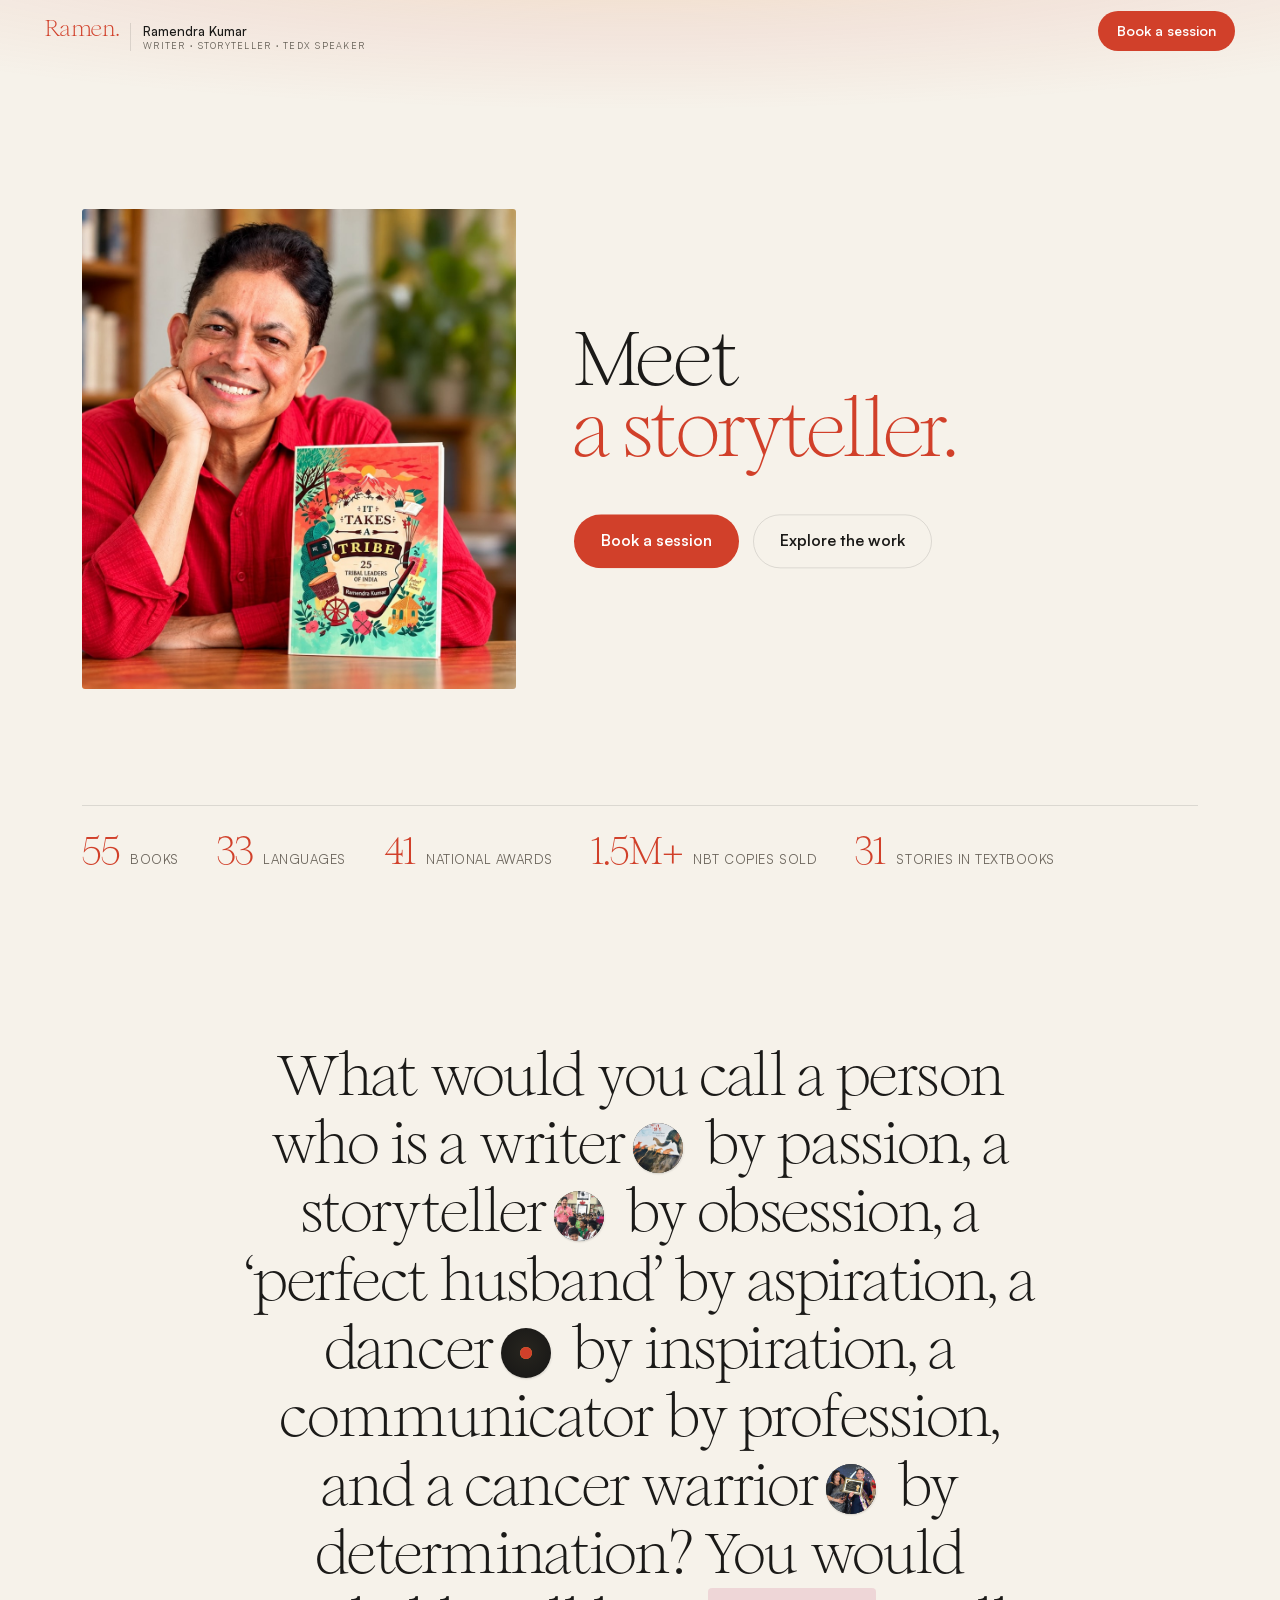
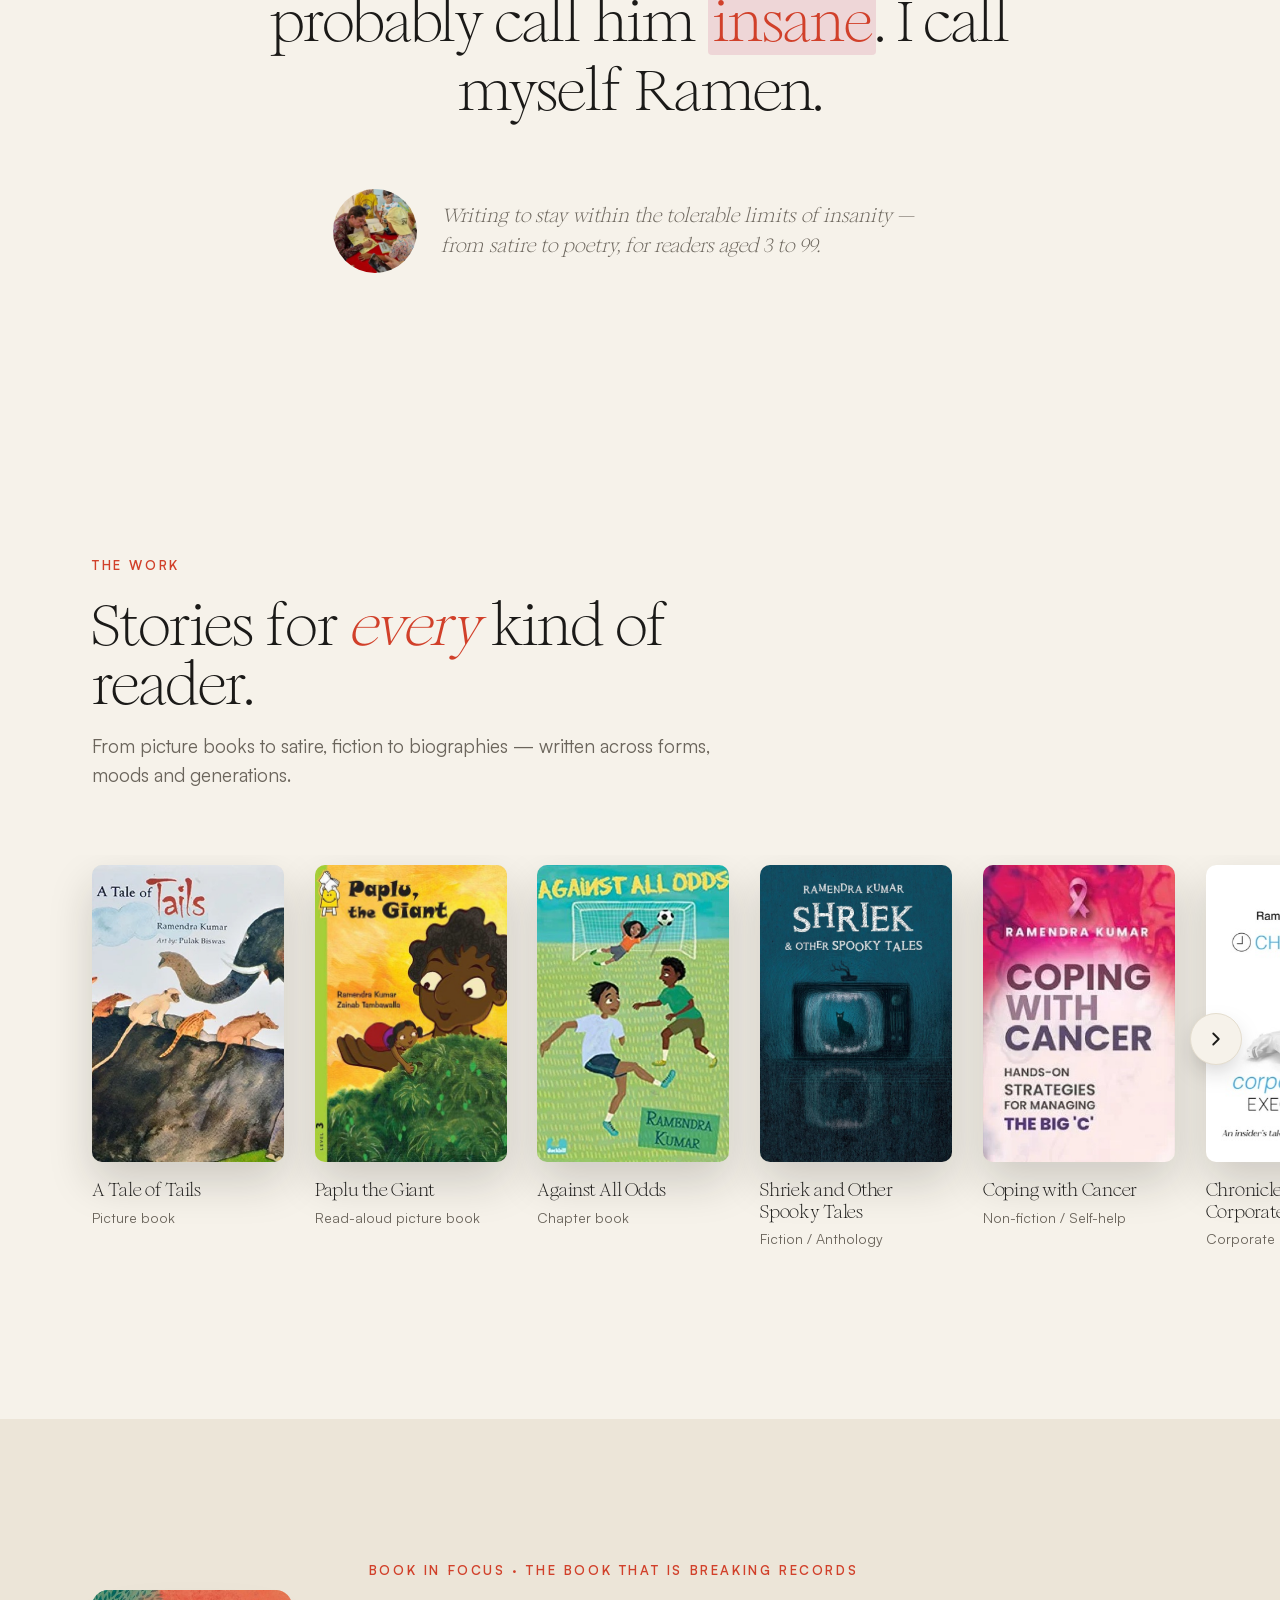
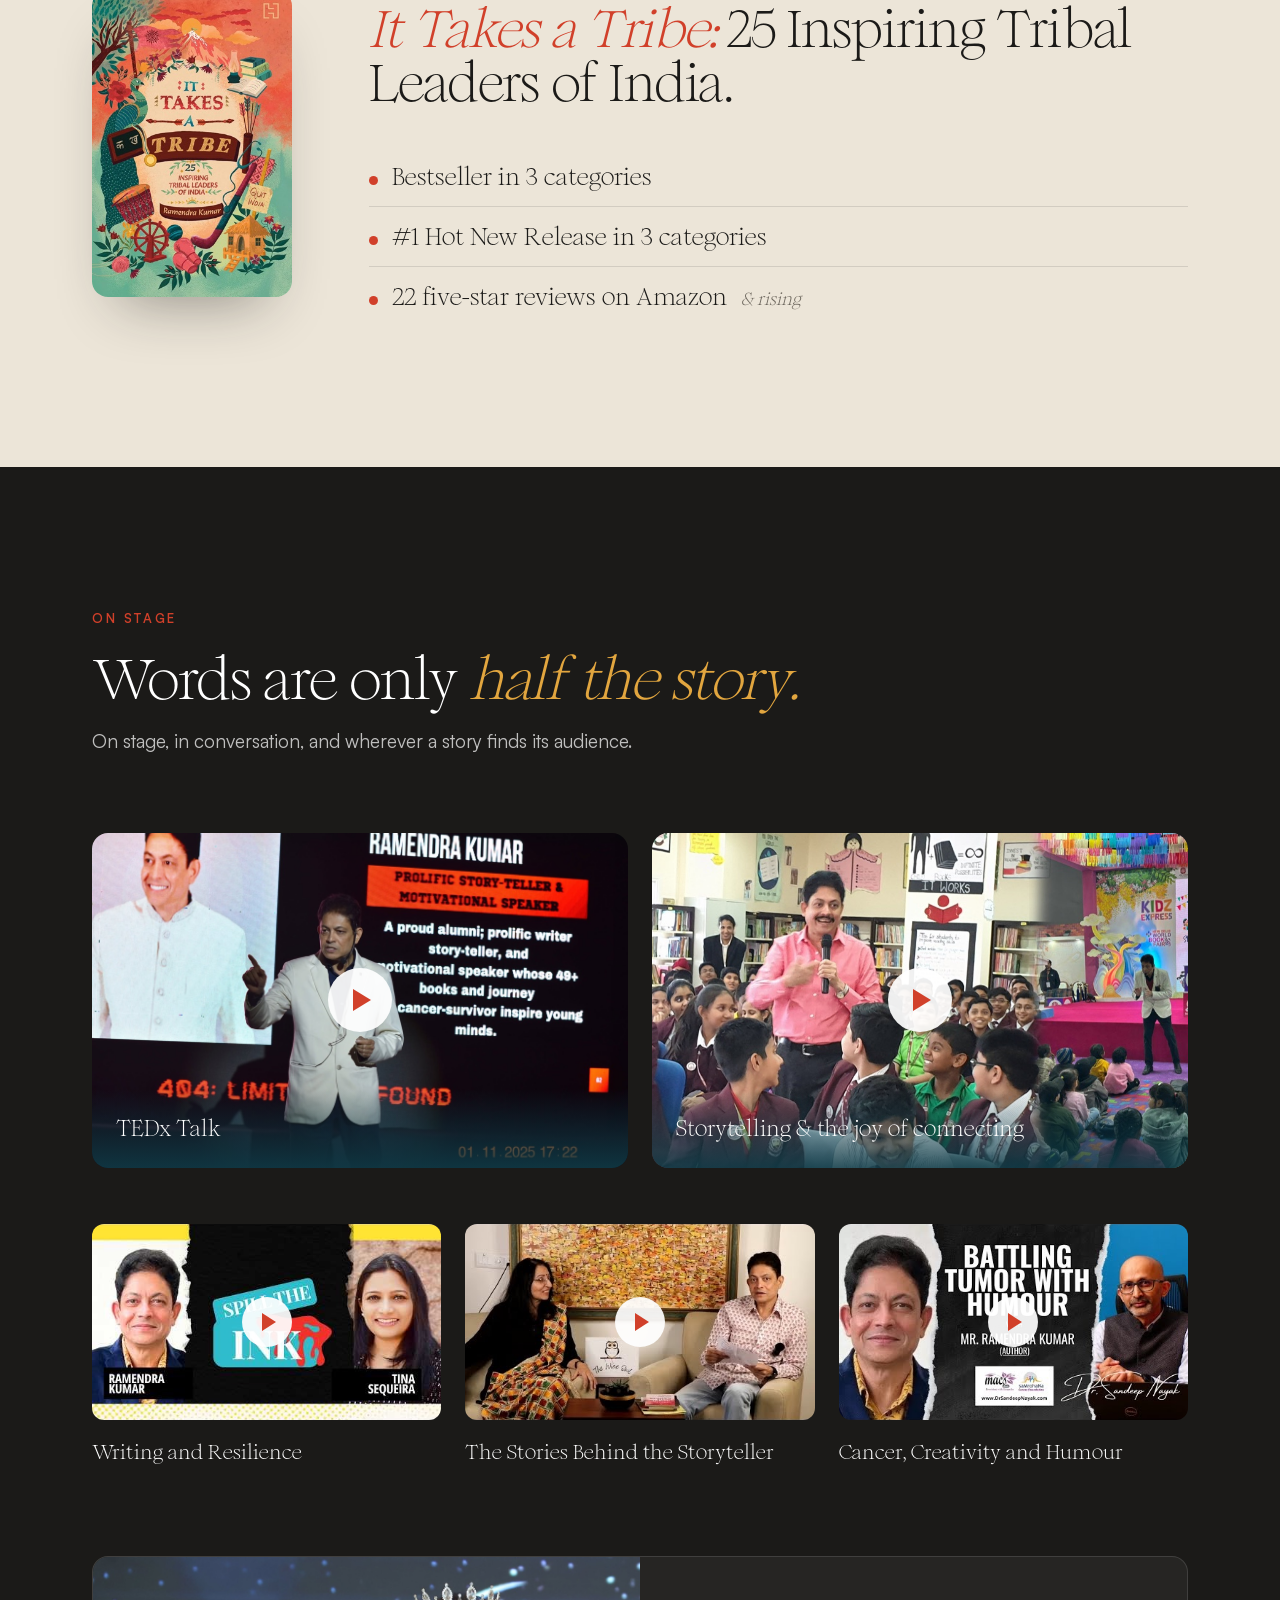
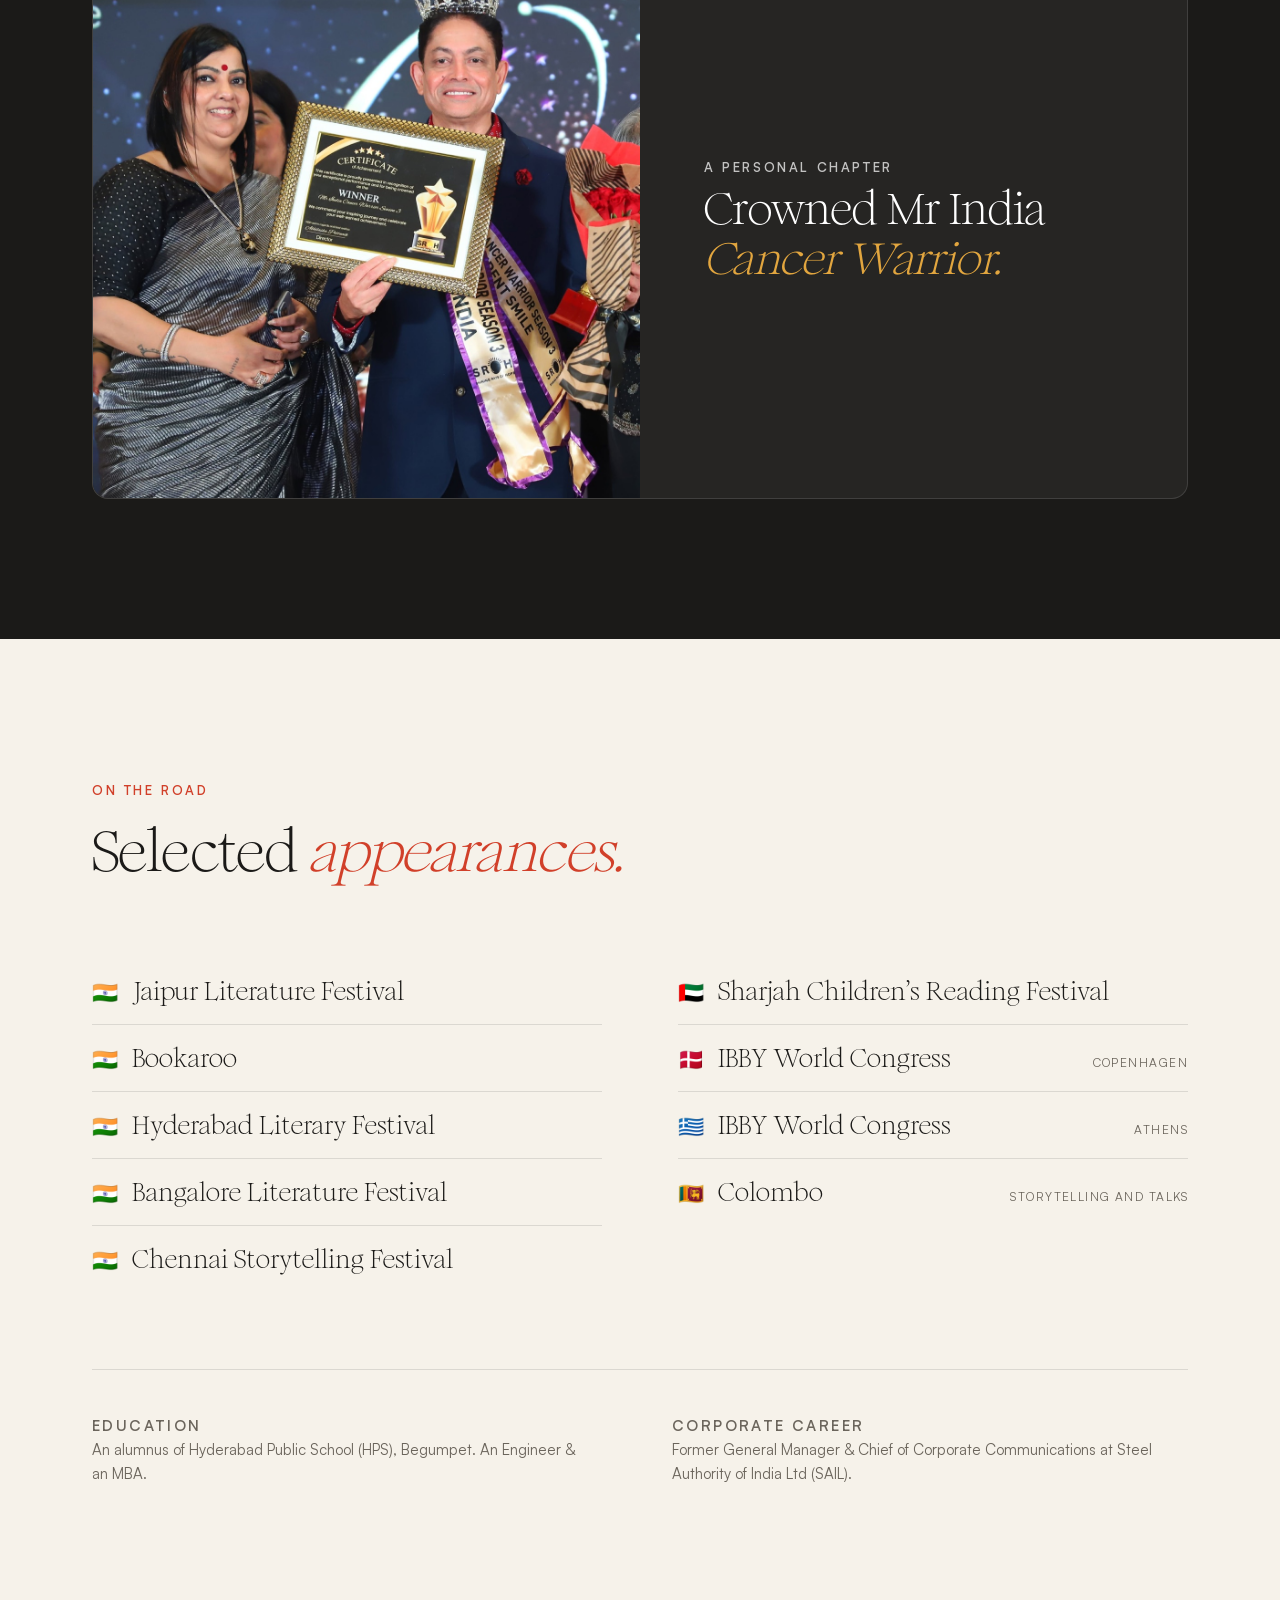
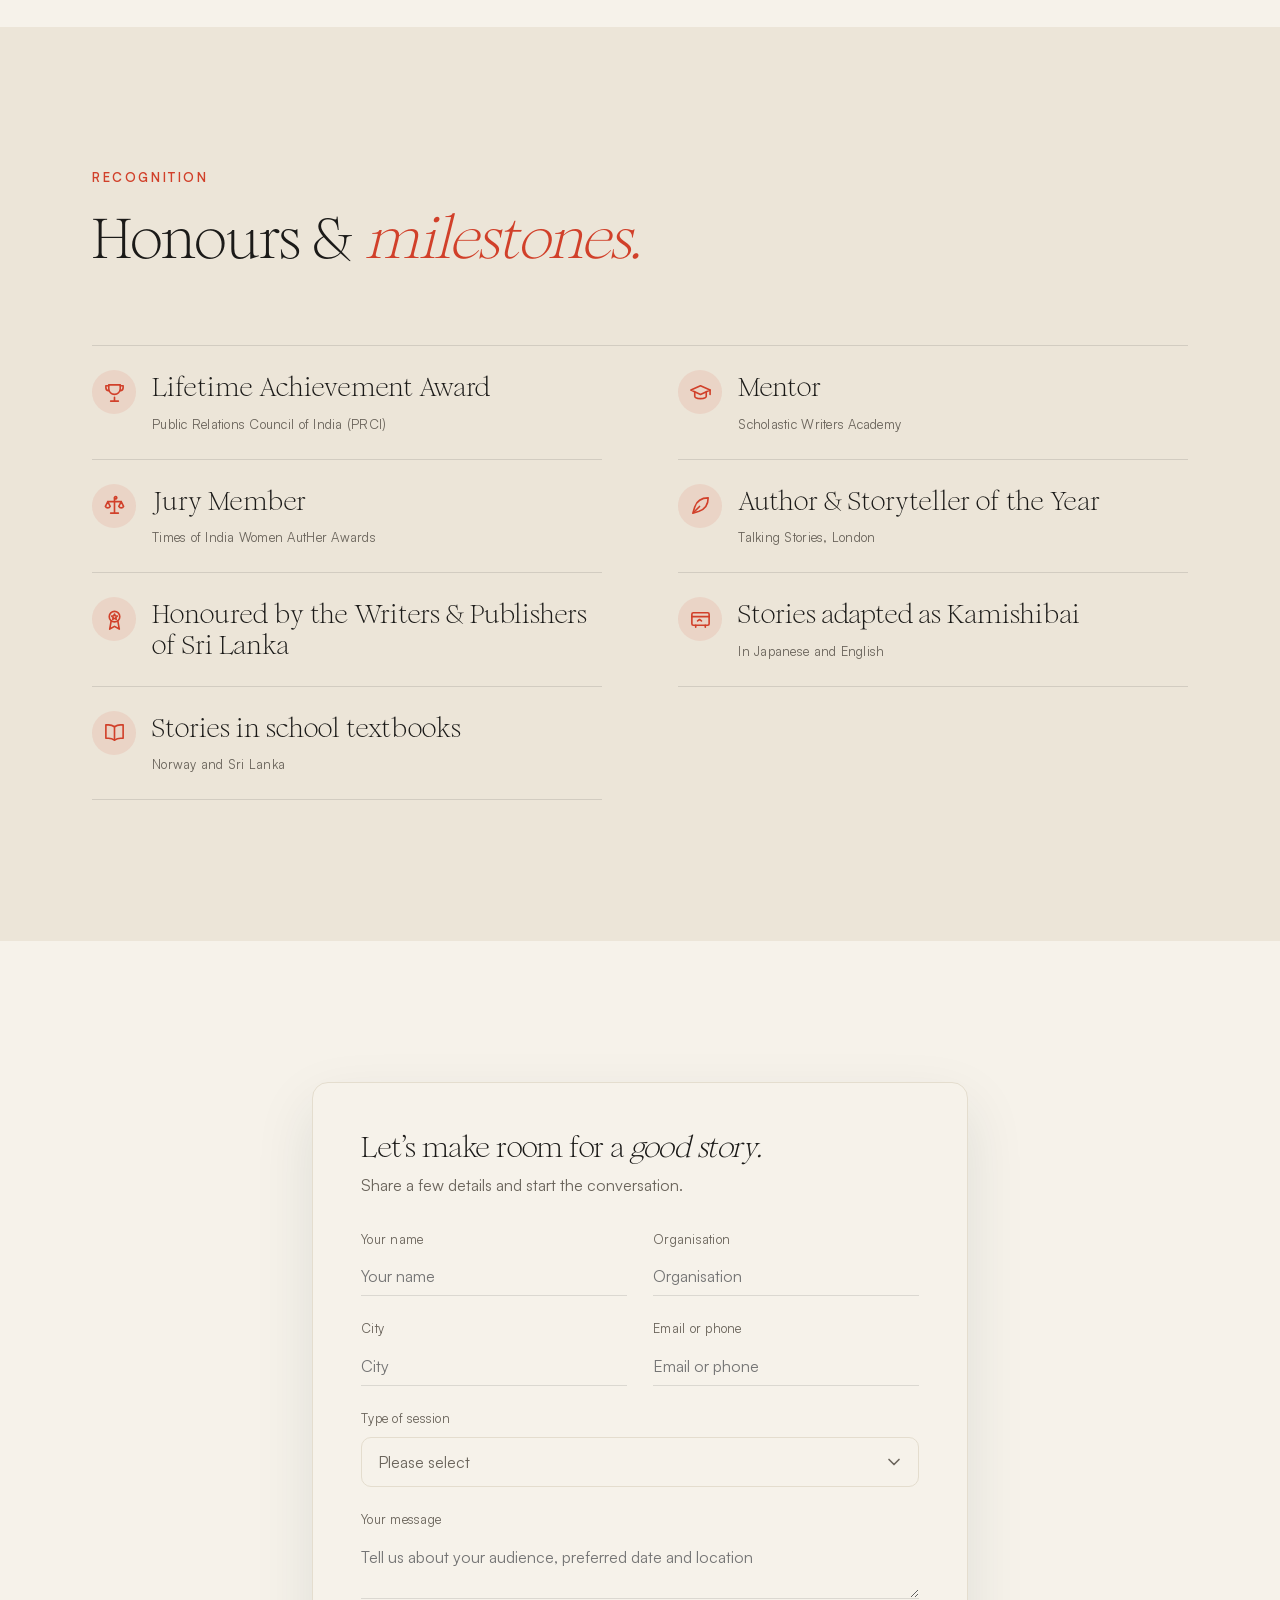
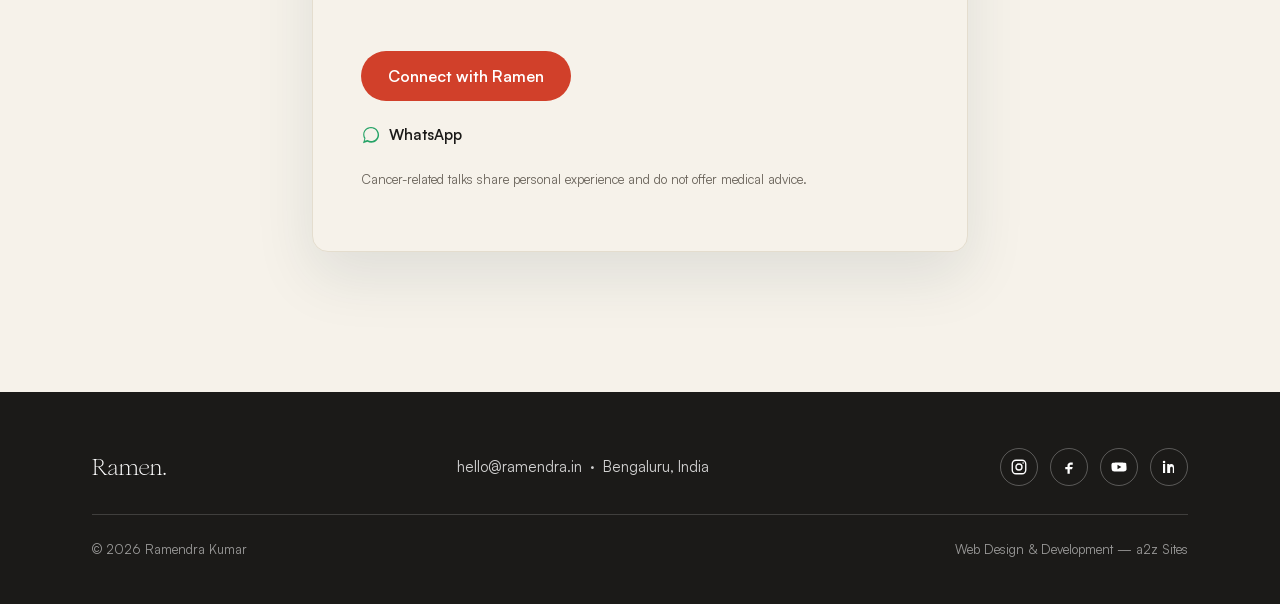
<file: index.html>
<!DOCTYPE html>
<html lang="en">
<head>
  <meta charset="UTF-8" />
  <meta name="viewport" content="width=device-width, initial-scale=1.0" />
  <title>Ramendra Kumar — Writer · Storyteller · TEDx Speaker</title>
  <meta name="description" content="Ramendra Kumar — writer, storyteller and TEDx speaker. 55 books, translated into 33 languages, for readers aged 3 to 99." />
  <link rel="preload" href="assets/fonts/Satoshi-Variable.woff2" as="font" type="font/woff2" crossorigin />
  <link rel="stylesheet" href="styles.css" />
</head>
<body id="top">

  <!-- ===================== Header ===================== -->
  <header class="site-header">
    <div class="wrap header-inner">
      <a class="brand" href="#top">
        <span class="logo">Ramen.</span>
        <span class="brand-meta">
          <span class="brand-name">Ramendra Kumar</span>
          <span class="brand-tag">Writer · Storyteller · TEDx&nbsp;Speaker</span>
        </span>
      </a>
      <a class="btn btn-pink header-cta" href="#booking">Book a session</a>
    </div>
  </header>

  <main>

    <!-- ===================== 1 · Hero ===================== -->
    <section class="hero">
      <div class="wrap hero-grid">
        <div class="hero-media">
          <img src="assets/hero.jpg" alt="Ramendra Kumar" />
        </div>
        <div class="hero-body">
          <h1 class="display hero-title" aria-label="Meet Ramen.">
            <span class="ht-fixed" aria-hidden="true">Meet</span>
            <span class="rotator" aria-hidden="true">
              <span class="rot-word is-current">a&nbsp;writer.</span>
              <span class="rot-word">a&nbsp;storyteller.</span>
              <span class="rot-word">a&nbsp;dancer.</span>
              <span class="rot-word">a&nbsp;cancer&nbsp;warrior.</span>
              <span class="rot-word">a&nbsp;TEDx&nbsp;speaker.</span>
              <span class="rot-word rot-name">Ramen.</span>
            </span>
          </h1>
          <div class="hero-actions">
            <a class="btn btn-pink" href="#booking">Book a session</a>
            <a class="btn btn-ghost" href="#books">Explore the work</a>
          </div>
        </div>
      </div>

      <!-- Key achievements — one line, pinned to the bottom of the first fold -->
      <div class="wrap achiev-wrap">
        <ul class="achiev" aria-label="Key achievements">
          <li><b>55</b><span>Books</span></li>
          <li><b>33</b><span>Languages</span></li>
          <li><b>41</b><span>National Awards</span></li>
          <li><b>1.5M+</b><span>NBT Copies Sold</span></li>
          <li><b>31</b><span>Stories in Textbooks</span></li>
        </ul>
      </div>
    </section>

    <!-- ===================== 2 · Manifesto (the voice) ===================== -->
    <section class="section manifesto">
      <div class="wrap narrow">
        <p class="statement display">
          What would you call a person who is a writer<!--
          --><button class="coin coin--ink" type="button" data-coin aria-label="Browse Ramendra&rsquo;s books">
            <span class="coin-inner">
              <span class="coin-face coin-front" aria-hidden="true">
                <svg viewBox="0 0 24 24" fill="none" stroke="currentColor" stroke-width="1.8" stroke-linecap="round" stroke-linejoin="round"><path d="M12 19l7-7 3 3-7 7-3-3z"/><path d="M18 13l-1.5-7.5L2 2l3.5 14.5L13 18l5-5z"/><path d="M2 2l7.586 7.586"/><circle cx="11" cy="11" r="2"/></svg>
              </span>
              <span class="coin-face coin-back" aria-hidden="true">
                <img class="is-shown" src="assets/book-tails.jpg" alt="" />
                <img src="assets/book-paplu.jpg" alt="" loading="lazy" />
                <img src="assets/book-odds.jpg" alt="" loading="lazy" />
                <img src="assets/book-tribe.jpg" alt="" loading="lazy" />
                <img src="assets/book-chronicles.jpg" alt="" loading="lazy" />
                <img src="assets/book-cancer.jpg" alt="" loading="lazy" />
              </span>
            </span>
          </button><!--
          --> by passion, a storyteller<!--
          --><button class="coin coin--accent" type="button" data-coin aria-label="See Ramendra on stage">
            <span class="coin-inner">
              <span class="coin-face coin-front" aria-hidden="true">
                <svg viewBox="0 0 24 24" fill="none" stroke="currentColor" stroke-width="1.8" stroke-linecap="round" stroke-linejoin="round"><path d="M12 6c-1.8-1.3-4-2-6.2-2H3v14h2.8c2.2 0 4.4.7 6.2 2 1.8-1.3 4-2 6.2-2H21V4h-2.8C16 4 13.8 4.7 12 6z"/><path d="M12 6v14"/></svg>
              </span>
              <span class="coin-face coin-back" aria-hidden="true">
                <img class="is-shown" src="assets/watch-story.jpg" alt="" loading="lazy" />
                <img src="assets/interact-stories.jpg" alt="" loading="lazy" />
                <img src="assets/appearances.jpg" alt="" loading="lazy" />
                <img src="assets/watch-tedx.jpg" alt="" loading="lazy" />
              </span>
            </span>
          </button><!--
          --> by obsession, a &lsquo;perfect husband&rsquo; by aspiration, a dancer<!--
          --><button class="coin coin--gold" type="button" data-coin aria-label="A little music">
            <span class="coin-inner">
              <span class="coin-face coin-front" aria-hidden="true">
                <svg viewBox="0 0 24 24" fill="none" stroke="currentColor" stroke-width="1.8" stroke-linecap="round" stroke-linejoin="round"><path d="M9 18V5l12-2v13"/><circle cx="6" cy="18" r="3"/><circle cx="18" cy="16" r="3"/></svg>
              </span>
              <span class="coin-face coin-back coin-dance" aria-hidden="true"><i></i><i></i></span>
            </span>
          </button><!--
          --> by inspiration, a communicator by profession, and a cancer warrior<!--
          --><button class="coin coin--accent" type="button" data-coin aria-label="Ramendra&rsquo;s cancer-warrior journey">
            <span class="coin-inner">
              <span class="coin-face coin-front" aria-hidden="true">
                <svg viewBox="0 0 24 24" fill="none" stroke="currentColor" stroke-width="1.8" stroke-linecap="round" stroke-linejoin="round"><circle cx="12" cy="9" r="6"/><path d="M8.5 13.5L6 22l6-3 6 3-2.5-8.5"/></svg>
              </span>
              <span class="coin-face coin-back" aria-hidden="true">
                <img class="is-shown" src="assets/cancer-warrior.jpg" alt="" loading="lazy" />
                <img src="assets/interact-cancer.jpg" alt="" loading="lazy" />
                <img src="assets/book-cancer.jpg" alt="" loading="lazy" />
              </span>
            </span>
          </button><!--
          --> by determination? You would probably call him <mark>insane</mark>. I call myself Ramen.
        </p>
        <div class="signature">
          <img src="assets/autograph.jpg" alt="Ramendra Kumar's signature" />
          <span>Writing to stay within the tolerable limits of insanity — from satire to poetry, for readers aged 3 to 99.</span>
        </div>
      </div>
    </section>

    <!-- ===================== 3 · The work (Books) ===================== -->
    <section class="section work" id="books">
      <div class="wrap">
        <div class="sec-head stacked">
          <p class="eyebrow">The Work</p>
          <h2>Stories for <em>every</em> kind of reader.</h2>
          <p class="lead">From picture books to satire, fiction to biographies — written across forms, moods and generations.</p>
        </div>
      </div>

      <div class="rail">
        <button class="rail-nav prev" type="button" aria-label="Previous covers" data-rail-prev>
          <svg viewBox="0 0 24 24" fill="none" stroke="currentColor" stroke-width="2" stroke-linecap="round" stroke-linejoin="round"><path d="M15 18l-6-6 6-6"/></svg>
        </button>
        <div class="book-rail" tabindex="0" role="region" aria-label="Book covers — scroll horizontally to browse">
          <article class="book">
            <div class="cover"><img src="assets/book-tails.jpg" alt="A Tale of Tails" /></div>
            <h3 class="b-title">A Tale of Tails</h3>
            <div class="b-type">Picture book</div>
          </article>
          <article class="book">
            <div class="cover"><img src="assets/book-paplu.jpg" alt="Paplu the Giant" /></div>
            <h3 class="b-title">Paplu the Giant</h3>
            <div class="b-type">Read-aloud picture book</div>
          </article>
          <article class="book">
            <div class="cover"><img src="assets/book-odds.jpg" alt="Against All Odds" /></div>
            <h3 class="b-title">Against All Odds</h3>
            <div class="b-type">Chapter book</div>
          </article>
          <article class="book">
            <div class="cover"><img src="assets/book-shriek.jpg" alt="Shriek and Other Spooky Tales" /></div>
            <h3 class="b-title">Shriek and Other Spooky Tales</h3>
            <div class="b-type">Fiction / Anthology</div>
          </article>
          <article class="book">
            <div class="cover"><img src="assets/book-cancer.jpg" alt="Coping with Cancer" /></div>
            <h3 class="b-title">Coping with Cancer</h3>
            <div class="b-type">Non-fiction / Self-help</div>
          </article>
          <article class="book">
            <div class="cover"><img src="assets/book-chronicles.jpg" alt="Chronicles of a Corporate Executive" /></div>
            <h3 class="b-title">Chronicles of a Corporate Executive</h3>
            <div class="b-type">Corporate memoir</div>
          </article>
        </div>
        <button class="rail-nav next" type="button" aria-label="Next covers" data-rail-next>
          <svg viewBox="0 0 24 24" fill="none" stroke="currentColor" stroke-width="2" stroke-linecap="round" stroke-linejoin="round"><path d="M9 18l6-6-6-6"/></svg>
        </button>
      </div>
    </section>

    <!-- ===================== 3.5 · Book in focus (It Takes a Tribe) ===================== -->
    <section class="section book-focus" id="focus">
      <div class="wrap">
        <div class="focus-grid">
          <div class="focus-cover">
            <img src="assets/book-tribe.jpg" alt="It Takes a Tribe — book cover" loading="lazy" />
          </div>
          <article class="focus-body">
            <p class="eyebrow">Book in Focus · The book that is breaking records</p>
            <h2><em>It Takes a Tribe:</em> 25 Inspiring Tribal Leaders of India.</h2>
            <ul class="focus-points">
              <li><span class="fp-mark" aria-hidden="true"></span>Bestseller in 3 categories</li>
              <li><span class="fp-mark" aria-hidden="true"></span>#1 Hot New Release in 3 categories</li>
              <li><span class="fp-mark" aria-hidden="true"></span>22 five-star reviews on Amazon <em>&amp; rising</em></li>
            </ul>
          </article>
        </div>
      </div>
    </section>

    <!-- ===================== 5 · On stage (dark breather) ===================== -->
    <section class="section stage dark" id="watch">
      <div class="wrap">
        <div class="sec-head stacked">
          <p class="eyebrow">On Stage</p>
          <h2>Words are only <em>half the story.</em></h2>
          <p class="lead">On stage, in conversation, and wherever a story finds its audience.</p>
        </div>

        <div class="video-row">
          <a class="vtile" href="#">
            <img src="assets/watch-tedx.jpg" alt="Ramendra Kumar TEDx Talk" />
            <span class="play" aria-hidden="true"></span>
            <span class="vlabel">TEDx Talk</span>
          </a>
          <a class="vtile" href="#">
            <img src="assets/watch-story.jpg" alt="Storytelling session" />
            <span class="play" aria-hidden="true"></span>
            <span class="vlabel">Storytelling &amp; the joy of connecting</span>
          </a>
        </div>

        <div class="icards">
          <a class="icard" href="#">
            <span class="thumb"><img src="assets/interact-writing.jpg" alt="Writing and Resilience" /><span class="play" aria-hidden="true"></span></span>
            <p>Writing and Resilience</p>
          </a>
          <a class="icard" href="#">
            <span class="thumb"><img src="assets/interact-stories.jpg" alt="The Stories Behind the Storyteller" /><span class="play" aria-hidden="true"></span></span>
            <p>The Stories Behind the Storyteller</p>
          </a>
          <a class="icard" href="#">
            <span class="thumb"><img src="assets/interact-cancer.jpg" alt="Cancer, Creativity and Humour" /><span class="play" aria-hidden="true"></span></span>
            <p>Cancer, Creativity and Humour</p>
          </a>
        </div>

        <div class="warrior">
          <div class="w-media"><img src="assets/cancer-warrior.jpg" alt="Ramendra Kumar crowned Mr India Cancer Warrior" /></div>
          <div class="w-body">
            <p class="eyebrow light">A personal chapter</p>
            <h3>Crowned Mr India <em>Cancer Warrior.</em></h3>
          </div>
        </div>
      </div>
    </section>

    <!-- ===================== 6 · Selected appearances ===================== -->
    <section class="section appearances" id="appearances">
      <div class="wrap">
        <div class="sec-head stacked">
          <p class="eyebrow">On the Road</p>
          <h2>Selected <em>appearances.</em></h2>
        </div>

        <div class="appear-grid">
          <div class="appear-col">
            <div class="appear-row"><span class="ar-flag" aria-hidden="true">🇮🇳</span><span class="ar-name">Jaipur Literature Festival</span></div>
            <div class="appear-row"><span class="ar-flag" aria-hidden="true">🇮🇳</span><span class="ar-name">Bookaroo</span></div>
            <div class="appear-row"><span class="ar-flag" aria-hidden="true">🇮🇳</span><span class="ar-name">Hyderabad Literary Festival</span></div>
            <div class="appear-row"><span class="ar-flag" aria-hidden="true">🇮🇳</span><span class="ar-name">Bangalore Literature Festival</span></div>
            <div class="appear-row"><span class="ar-flag" aria-hidden="true">🇮🇳</span><span class="ar-name">Chennai Storytelling Festival</span></div>
          </div>
          <div class="appear-col">
            <div class="appear-row"><span class="ar-flag" aria-hidden="true">🇦🇪</span><span class="ar-name">Sharjah Children&rsquo;s Reading Festival</span></div>
            <div class="appear-row"><span class="ar-flag" aria-hidden="true">🇩🇰</span><span class="ar-name">IBBY World Congress</span><span class="ar-note">Copenhagen</span></div>
            <div class="appear-row"><span class="ar-flag" aria-hidden="true">🇬🇷</span><span class="ar-name">IBBY World Congress</span><span class="ar-note">Athens</span></div>
            <div class="appear-row"><span class="ar-flag" aria-hidden="true">🇱🇰</span><span class="ar-name">Colombo</span><span class="ar-note">Storytelling and Talks</span></div>
          </div>
        </div>

        <!-- quiet footnote -->
        <div class="bg-strip">
          <div class="bg-item">
            <p class="bg-label">Education</p>
            <p>An alumnus of Hyderabad Public School (HPS), Begumpet. An Engineer &amp; an MBA.</p>
          </div>
          <div class="bg-item">
            <p class="bg-label">Corporate career</p>
            <p>Former General Manager &amp; Chief of Corporate Communications at Steel Authority of India Ltd (SAIL).</p>
          </div>
        </div>
      </div>
    </section>

    <!-- ===================== 7 · Recognition ===================== -->
    <section class="section recognition-section" id="recognition">
      <div class="wrap">
        <div class="sec-head stacked">
          <p class="eyebrow">Recognition</p>
          <h2>Honours &amp; <em>milestones.</em></h2>
        </div>
        <ul class="rec-grid">
          <li>
            <span class="rec-ico" aria-hidden="true">
              <svg viewBox="0 0 24 24" fill="none" stroke="currentColor" stroke-width="1.7" stroke-linecap="round" stroke-linejoin="round"><path d="M8 21h8M12 17v4M6 4h12v4a6 6 0 0 1-12 0V4z"/><path d="M6 5H3v2a3 3 0 0 0 3 3M18 5h3v2a3 3 0 0 1-3 3"/></svg>
            </span>
            <span class="rec-text"><span class="rec-role">Lifetime Achievement Award</span><span class="rec-org">Public Relations Council of India (PRCI)</span></span>
          </li>
          <li>
            <span class="rec-ico" aria-hidden="true">
              <svg viewBox="0 0 24 24" fill="none" stroke="currentColor" stroke-width="1.7" stroke-linecap="round" stroke-linejoin="round"><path d="M22 9.5L12 5 2 9.5l10 4.5 10-4.5z"/><path d="M6 11.5V16c0 1.3 2.7 2.4 6 2.4s6-1.1 6-2.4v-4.5"/><path d="M22 9.5V14"/></svg>
            </span>
            <span class="rec-text"><span class="rec-role">Mentor</span><span class="rec-org">Scholastic Writers Academy</span></span>
          </li>
          <li>
            <span class="rec-ico" aria-hidden="true">
              <svg viewBox="0 0 24 24" fill="none" stroke="currentColor" stroke-width="1.7" stroke-linecap="round" stroke-linejoin="round"><path d="M12 4v16M8 20h8M5 8h14"/><path d="M12 4a1.2 1.2 0 100-.1M5 8l-2.5 5a2.8 2.8 0 005 0L5 8zM19 8l-2.5 5a2.8 2.8 0 005 0L19 8z"/></svg>
            </span>
            <span class="rec-text"><span class="rec-role">Jury Member</span><span class="rec-org">Times of India Women AutHer Awards</span></span>
          </li>
          <li>
            <span class="rec-ico" aria-hidden="true">
              <svg viewBox="0 0 24 24" fill="none" stroke="currentColor" stroke-width="1.7" stroke-linecap="round" stroke-linejoin="round"><path d="M20 4C13.5 4 8 7.5 6 13.5L4 20l6.5-2C16.5 16 20 10.5 20 4z"/><path d="M5 19l6-6"/></svg>
            </span>
            <span class="rec-text"><span class="rec-role">Author &amp; Storyteller of the Year</span><span class="rec-org">Talking Stories, London</span></span>
          </li>
          <li>
            <span class="rec-ico" aria-hidden="true">
              <svg viewBox="0 0 24 24" fill="none" stroke="currentColor" stroke-width="1.7" stroke-linecap="round" stroke-linejoin="round"><circle cx="12" cy="9" r="5.5"/><path d="M12 6.3l.9 1.8 2 .3-1.5 1.4.4 2-1.8-1-1.8 1 .4-2L9.1 8.4l2-.3z"/><path d="M8.5 13.8L7 22l5-2.8L17 22l-1.5-8.2"/></svg>
            </span>
            <span class="rec-text"><span class="rec-role">Honoured by the Writers &amp; Publishers of Sri Lanka</span></span>
          </li>
          <li>
            <span class="rec-ico" aria-hidden="true">
              <svg viewBox="0 0 24 24" fill="none" stroke="currentColor" stroke-width="1.7" stroke-linecap="round" stroke-linejoin="round"><rect x="3" y="5" width="18" height="13" rx="1.5"/><path d="M3 9h18"/><path d="M7 18v2M17 18v2"/><path d="M9 13.5l2-1.5 2 1.5"/></svg>
            </span>
            <span class="rec-text"><span class="rec-role">Stories adapted as Kamishibai</span><span class="rec-org">In Japanese and English</span></span>
          </li>
          <li>
            <span class="rec-ico" aria-hidden="true">
              <svg viewBox="0 0 24 24" fill="none" stroke="currentColor" stroke-width="1.7" stroke-linecap="round" stroke-linejoin="round"><path d="M12 6c-1.8-1.3-4-2-6.2-2H3v14h2.8c2.2 0 4.4.7 6.2 2 1.8-1.3 4-2 6.2-2H21V4h-2.8C16 4 13.8 4.7 12 6z"/><path d="M12 6v14"/></svg>
            </span>
            <span class="rec-text"><span class="rec-role">Stories in school textbooks</span><span class="rec-org">Norway and Sri Lanka</span></span>
          </li>
        </ul>
      </div>
    </section>

    <!-- ===================== 8 · Book a session + contact ===================== -->
    <section class="section booking" id="booking">
      <div class="wrap booking-grid">
        <div class="contact-card" id="contact">
          <h3>Let&rsquo;s make room for a <em>good story.</em></h3>
          <p class="cc-sub">Share a few details and start the conversation.</p>
          <form class="form-grid" onsubmit="return false;">
            <div class="field">
              <label for="name">Your name</label>
              <input id="name" type="text" placeholder="Your name" />
            </div>
            <div class="field">
              <label for="org">Organisation</label>
              <input id="org" type="text" placeholder="Organisation" />
            </div>
            <div class="field">
              <label for="city">City</label>
              <input id="city" type="text" placeholder="City" />
            </div>
            <div class="field">
              <label for="email">Email or phone</label>
              <input id="email" type="text" placeholder="Email or phone" />
            </div>
            <div class="field full">
              <label id="type-label">Type of session</label>
              <div class="rich-select" data-rich-select>
                <button type="button" class="rs-trigger" aria-haspopup="listbox" aria-expanded="false" aria-labelledby="type-label rs-value">
                  <span class="rs-value" id="rs-value" data-placeholder="true">Please select</span>
                  <span class="rs-chevron" aria-hidden="true">
                    <svg viewBox="0 0 24 24" fill="none" stroke="currentColor" stroke-width="2" stroke-linecap="round" stroke-linejoin="round"><path d="M6 9l6 6 6-6"/></svg>
                  </span>
                </button>
                <ul class="rs-panel" role="listbox" aria-labelledby="type-label" hidden>
                  <li role="option" tabindex="-1" data-value="Meet the Author">
                    <span class="rs-opt-title">Meet the Author</span>
                    <span class="rs-opt-desc">Interactive sessions for young readers</span>
                  </li>
                  <li role="option" tabindex="-1" data-value="Corporate / Institutional Sessions">
                    <span class="rs-opt-title">Corporate / Institutional Sessions</span>
                    <span class="rs-opt-desc">The 3 Ps of Excellence · Managing Every Tumour with Humour</span>
                  </li>
                  <li role="option" tabindex="-1" data-value="Parenting Workshops">
                    <span class="rs-opt-title">Parenting Workshops</span>
                    <span class="rs-opt-desc">Connecting Before Correcting</span>
                  </li>
                </ul>
                <input type="hidden" id="type" name="type" value="" />
              </div>
            </div>
            <div class="field full">
              <label for="msg">Your message</label>
              <textarea id="msg" placeholder="Tell us about your audience, preferred date and location"></textarea>
            </div>
            <div class="contact-actions full">
              <button class="btn btn-pink" type="submit">Connect with Ramen</button>
              <a class="wa-link" href="#">
                <svg viewBox="0 0 32 32" fill="currentColor" aria-hidden="true"><path d="M16 3C9 3 3.5 8.5 3.5 15.4c0 2.4.7 4.7 1.9 6.7L3.2 29l7.1-2.1c1.9 1 4 1.6 6.1 1.6 6.9 0 12.5-5.5 12.5-12.4C28.9 8.6 23 3 16 3zm0 22.5c-1.9 0-3.8-.5-5.4-1.5l-.4-.2-4.2 1.2 1.2-4.1-.3-.4a9.9 9.9 0 01-1.6-5.4C5.3 9.9 10.1 5.3 16 5.3S26.6 9.9 26.6 15.4 21.8 25.5 16 25.5z"/></svg>
                WhatsApp
              </a>
            </div>
          </form>
          <p class="disclaimer">Cancer-related talks share personal experience and do not offer medical advice.</p>
        </div>
      </div>
    </section>

  </main>

  <!-- ===================== Footer ===================== -->
  <footer class="site-footer">
    <div class="wrap">
      <div class="f-top">
        <a class="brand" href="#top"><span class="logo light">Ramen.</span></a>
        <div class="f-contact">hello@ramendra.in &nbsp;·&nbsp; Bengaluru, India</div>
        <div class="socials">
          <a href="#" aria-label="Instagram"><svg viewBox="0 0 24 24" fill="none" stroke="currentColor" stroke-width="1.8"><rect x="3" y="3" width="18" height="18" rx="5"/><circle cx="12" cy="12" r="4"/><circle cx="17.5" cy="6.5" r="1" fill="currentColor" stroke="none"/></svg></a>
          <a href="#" aria-label="Facebook"><svg viewBox="0 0 24 24" fill="currentColor"><path d="M14 9h3V6h-3c-2.2 0-4 1.8-4 4v2H7v3h3v6h3v-6h3l1-3h-4v-2c0-.6.4-1 1-1z"/></svg></a>
          <a href="#" aria-label="YouTube"><svg viewBox="0 0 24 24" fill="currentColor"><path d="M22 8.2a2.6 2.6 0 00-1.8-1.8C18.5 6 12 6 12 6s-6.5 0-8.2.4A2.6 2.6 0 002 8.2 27 27 0 002 12a27 27 0 00.4 3.8A2.6 2.6 0 003.8 17.6C5.5 18 12 18 12 18s6.5 0 8.2-.4a2.6 2.6 0 001.8-1.8A27 27 0 0022 12a27 27 0 00-.4-3.8zM10 15V9l5.2 3L10 15z"/></svg></a>
          <a href="#" aria-label="LinkedIn"><svg viewBox="0 0 24 24" fill="currentColor"><path d="M6.9 8H4V20h2.9V8zM5.4 3.5a1.7 1.7 0 100 3.4 1.7 1.7 0 000-3.4zM20 20h-2.9v-5.9c0-1.4-.5-2.3-1.7-2.3-1 0-1.5.6-1.8 1.3-.1.2-.1.5-.1.9V20H9.6V8h2.9v1.6c.4-.6 1.1-1.5 2.7-1.5 2 0 3.5 1.3 3.5 4.1V20z"/></svg></a>
        </div>
      </div>
      <div class="f-bottom">
        <span>© 2026 Ramendra Kumar</span>
        <span>Web Design &amp; Development — a2z Sites</span>
      </div>
    </div>
  </footer>

  <script src="script.js"></script>
</body>
</html>
</file>
<file: styles.css>
/* ============================================================
   Ramendra Kumar — editorial author site
   One serif (Romie) · one sans (Satoshi) · strict scale & rhythm
   ============================================================ */
@font-face {
  font-family: "Romie";
  src: url("assets/fonts/romie-regular.woff2") format("woff2"),
       url("assets/fonts/romie-regular.otf") format("opentype");
  font-weight: 400; font-style: normal; font-display: swap;
}
@font-face {
  font-family: "Kalice";
  src: url("assets/fonts/Kalice-Regular.woff2") format("woff2"),
       url("assets/fonts/Kalice-Regular.woff") format("woff");
  font-weight: 400; font-style: normal; font-display: swap;
}
@font-face {
  font-family: "Satoshi";
  src: url("assets/fonts/Satoshi-Variable.woff2") format("woff2");
  font-weight: 300 900; font-style: normal; font-display: swap;
}
@font-face {
  font-family: "Satoshi";
  src: url("assets/fonts/Satoshi-VariableItalic.woff2") format("woff2");
  font-weight: 300 900; font-style: italic; font-display: swap;
}

:root {
  /* palette — Ink & Vermilion */
  --ink:       #1b1a18;
  --ink-soft:  #6b655c;
  --teal-deep: #1b1a18;  /* dark section (near-black) */
  --accent:    #d1402a;
  --gold:      #e2a63f;
  --paper:     #f6f2ea;
  --cream:     #ece5d8;
  --line:      #e4ddce;
  --line-soft: rgba(27,26,24,.12);

  /* type */
  --serif:   "Romie", "Kalice", Georgia, "Times New Roman", serif;
  --display: "Romie", "Kalice", Georgia, "Times New Roman", serif;
  --sans:    "Satoshi", -apple-system, BlinkMacSystemFont, "Segoe UI", Helvetica, Arial, sans-serif;

  /* fluid type scale */
  --fs-display: clamp(56px, 8.5vw, 116px);
  --fs-statement: clamp(28px, 4.4vw, 56px);
  --fs-h2:      clamp(34px, 4.6vw, 56px);
  --fs-h3:      clamp(22px, 2.4vw, 30px);
  --fs-lead:    19px;
  --fs-body:    17px;
  --fs-small:   14px;
  --fs-eyebrow: 13px;

  /* rhythm */
  --section: clamp(84px, 11vw, 150px);
  --wrap: 1160px;
  --narrow: 860px;
  --radius: 16px;
}

* { box-sizing: border-box; }
html { scroll-behavior: smooth; }
body {
  margin: 0;
  background: var(--paper);
  color: var(--ink);
  font-family: var(--sans);
  font-size: var(--fs-body);
  line-height: 1.6;
  -webkit-font-smoothing: antialiased;
  text-rendering: optimizeLegibility;
}
img { display: block; max-width: 100%; }
a { color: inherit; text-decoration: none; }
em { font-style: italic; }

/* layout primitives */
.wrap { width: 100%; max-width: var(--wrap); margin: 0 auto; padding: 0 32px; }
.wrap.narrow { max-width: var(--narrow); }
.section { padding: var(--section) 0; }

/* shared type */
h1, h2, h3 { font-family: var(--display); font-weight: 400; margin: 0; letter-spacing: -0.015em; }
h2 { font-size: var(--fs-h2); line-height: 1.04; }
h3 { font-size: var(--fs-h3); line-height: 1.15; }
.display { font-family: var(--display); font-weight: 400; }
.accent, em.accent { color: var(--accent); }

.eyebrow {
  font-family: var(--sans);
  font-size: var(--fs-eyebrow);
  letter-spacing: .2em;
  text-transform: uppercase;
  font-weight: 600;
  color: var(--accent);
  margin: 0 0 22px;
}
.eyebrow.light { color: var(--gold); }

.lead { font-size: var(--fs-lead); color: var(--ink-soft); margin: 18px 0 0; max-width: 52ch; line-height: 1.55; }

/* section header pattern */
.sec-head {
  display: grid;
  grid-template-columns: 1fr auto;
  gap: 48px;
  align-items: end;
  margin-bottom: clamp(48px, 6vw, 84px);
}
.sec-head.stacked { display: block; max-width: 60ch; }
.sec-head h2 em { color: var(--accent); }

/* ---------- buttons ---------- */
.btn {
  display: inline-flex;
  align-items: center;
  gap: 10px;
  font-family: var(--sans);
  font-size: 16px;
  font-weight: 600;
  padding: 13px 26px;
  border-radius: 999px;
  border: 1px solid transparent;
  cursor: pointer;
  transition: transform .18s ease, background .18s ease, color .18s ease, border-color .18s ease;
}
.btn:hover { transform: translateY(-1px); }
.btn-pink { background: var(--accent); color: #fff; }
.btn-pink:hover { background: #b0351f; }
.btn-ghost { background: transparent; border-color: var(--line-soft); color: var(--ink); }
.btn-ghost:hover { border-color: var(--ink); background: transparent; }

/* ============================================================
   Header
   ============================================================ */
.site-header {
  position: sticky; top: 0; z-index: 50;
  background: transparent;
  border-bottom: 1px solid transparent;
  transition: background .25s ease, border-color .25s ease, backdrop-filter .25s ease;
}
/* soft washed-out gradient glow behind the header (fades down into the page) */
.site-header::before {
  content: "";
  position: absolute;
  left: 0; right: 0; top: 0;
  height: 190px;
  background:
    radial-gradient(120% 140% at 50% -40%, rgba(226,166,63,.26) 0%, rgba(209,64,42,.08) 38%, rgba(246,242,234,0) 70%);
  pointer-events: none;
  z-index: -1;
  opacity: 1;
  transition: opacity .25s ease;
}
.site-header.scrolled::before { opacity: 0; }
.site-header.scrolled {
  background: rgba(246,242,234,.82);
  backdrop-filter: blur(10px);
  border-bottom-color: var(--line);
}
.site-header .wrap { max-width: none; padding: 0 clamp(24px, 3.5vw, 56px); }
.header-inner { display: flex; align-items: center; justify-content: space-between; height: 62px; }
.brand { display: flex; align-items: baseline; gap: 12px; }
.logo { font-family: var(--display); font-size: 22px; color: var(--accent); letter-spacing: -0.02em; }
.logo.light { color: #fff; }
.brand-meta { display: flex; flex-direction: column; border-left: 1px solid var(--line-soft); padding-left: 12px; line-height: 1.25; }
.brand-name { font-size: 13px; font-weight: 500; }
.brand-tag { font-size: 9px; letter-spacing: .14em; text-transform: uppercase; color: var(--ink-soft); }
.header-cta { padding: 8px 18px; font-size: 14px; }

/* ============================================================
   1 · Hero
   ============================================================ */
.hero {
  position: relative;
  min-height: calc(100svh - 62px);
  display: flex;
  flex-direction: column;
  padding: clamp(16px, 2.4vw, 32px) 0 clamp(18px, 2.4vw, 32px);
}
.hero .wrap { max-width: 1180px; position: relative; z-index: 1; }
.hero-grid {
  width: 100%;
  flex: 1 1 auto;            /* fill the fold above the stats */
  display: grid;
  grid-template-columns: 0.82fr 1.18fr;   /* give the headline column more room */
  gap: clamp(36px, 4.5vw, 72px);
  align-items: center;
  align-content: center;     /* keep the row vertically centred as it grows */
}
.achiev-wrap { flex: 0 0 auto; }   /* pinned to the bottom of the fold */
.hero-media {
  border-radius: 3px;
  overflow: hidden;
  /* source is 1100×1100 — keep rendered size close to native so it stays crisp */
  height: min(62vh, 480px);
  align-self: center;
}
.hero-media img { width: 100%; height: 100%; object-fit: cover; object-position: 50% 28%; transition: transform 1.2s cubic-bezier(.2,.7,.2,1); }
.hero-media:hover img { transform: scale(1.04); }
.hero-body {
  text-align: left;
  /* optical nudge: lift slightly above mathematical center */
  transform: translateY(-1.5%);
}
.hero-body h1 { font-size: clamp(66px, 10vw, 158px); line-height: 0.86; letter-spacing: -0.035em; }
.hero-body h1 .name { color: var(--accent); display: block; font-style: normal; }

/* Rotating-identity headline: "Meet / a writer. … Ramen."
   Sized (with a specificity high enough to beat `.hero-body h1`) so the
   longest rotating phrase fits the column without crossing into the photo. */
.hero-body h1.hero-title { font-size: clamp(44px, 6vw, 76px); line-height: 0.94; letter-spacing: -0.03em; }
.hero-title .ht-fixed { display: block; color: var(--ink); }
.rotator {
  display: block; position: relative;
  height: 1em;                 /* one line; words are stacked & cross-fade */
  color: var(--accent);
}
.rot-word {
  position: absolute; top: 0; left: 0;   /* left-aligned hero body */
  white-space: nowrap;
  opacity: 0; transform: translateY(0.32em);
  /* leaving word fades out quickly so the two never sit garbled on top of each other */
  transition: opacity .3s ease, transform .4s cubic-bezier(.2,.75,.2,1);
  will-change: opacity, transform;
}
.rot-word.is-current {
  opacity: 1; transform: none;
  /* incoming word waits for the previous one to clear */
  transition: opacity .5s ease .22s, transform .6s cubic-bezier(.2,.75,.2,1) .22s;
}
.hero-actions {
  display: flex;
  justify-content: flex-start;
  gap: 14px;
  margin-top: clamp(30px, 3.4vw, 48px);
  flex-wrap: wrap;
}
/* Key-achievements bar — all five on one line, full width */
.achiev {
  list-style: none; margin: 0; padding: clamp(18px, 2.2vw, 26px) 0 0;
  border-top: 1px solid var(--line-soft);
  display: flex; align-items: baseline; flex-wrap: wrap;
  gap: 14px clamp(20px, 3vw, 48px);
}
.achiev li { display: flex; align-items: baseline; gap: 10px; white-space: nowrap; }
.achiev b {
  font-family: var(--display); font-weight: 400;
  font-size: clamp(30px, 3vw, 46px); color: var(--accent); line-height: 1;
}
.achiev span { font-size: 13px; letter-spacing: .04em; color: var(--ink-soft); text-transform: uppercase; }

/* ============================================================
   2 · Manifesto
   ============================================================ */
.manifesto { text-align: center; }
.statement {
  font-size: var(--fs-statement);
  line-height: 1.22;
  letter-spacing: -0.015em;
  margin: 0;
  color: var(--ink);
}
.statement mark { background: rgba(189,46,101,.14); color: var(--accent); padding: 0 .08em; border-radius: 4px; }

/* --- Inline "coins" --------------------------------------------------
   Live inline medallions: each shows a cycling stack of themed photos
   by default (the icon lives on the hidden back face). */
.coin {
  display: inline-flex;
  font-size: inherit;           /* buttons don't inherit font-size — force it */
  width: .9em; height: .9em;    /* ~.9 of the statement's type size */
  margin: 0 .14em; padding: 0; border: 0;
  vertical-align: -0.18em;
  background: none; border-radius: 50%;
  cursor: pointer;
  perspective: 320px;
  -webkit-tap-highlight-color: transparent;
}
.coin:focus-visible { outline: none; }
.coin-inner {
  position: relative;
  width: 100%; height: 100%;
  border-radius: 50%;
  transform-style: preserve-3d;
  transform: rotateY(180deg);   /* photo face forward by default */
  transition: transform .55s cubic-bezier(.2,.75,.2,1);
  box-shadow: 0 1px 2px rgba(27,26,24,.18);
}
/* pop the coin forward on hover / focus (transform only → no reflow) */
.coin:hover .coin-inner,
.coin.is-active .coin-inner,
.coin:focus-visible .coin-inner {
  transform: rotateY(180deg) scale(1.65);
  box-shadow: 0 10px 24px rgba(27,26,24,.28), 0 0 0 3px rgba(246,242,234,.9);
}
.coin-face {
  position: absolute; inset: 0;
  display: flex; align-items: center; justify-content: center;
  border-radius: 50%; overflow: hidden;
  backface-visibility: hidden; -webkit-backface-visibility: hidden;
}
.coin-front { color: #fff; }
.coin-front svg { width: 56%; height: 56%; }
.coin-back { transform: rotateY(180deg); background: var(--ink); }
.coin-back img {
  position: absolute; inset: 0;
  width: 100%; height: 100%;
  object-fit: cover;
  opacity: 0;
  transition: opacity .55s ease;
}
.coin-back img.is-shown { opacity: 1; }

/* themes (icon back face — only seen if JS/3D is unavailable) */
.coin--ink    .coin-front { background: var(--ink); }
.coin--accent .coin-front { background: var(--accent); }
.coin--gold   .coin-front { background: var(--gold); color: var(--ink); }

/* dancer — two dots twirling around each other like dance partners */
.coin-dance { background: radial-gradient(circle at 50% 45%, #27251f 0%, var(--ink) 70%); }
.coin-dance i {
  position: absolute; top: 50%; left: 50%;
  width: 24%; height: 24%; margin: -12% 0 0 -12%;
  border-radius: 50%;
  transform-origin: 50% 50%;
}
.coin-dance i:nth-child(1) { background: var(--gold); }
.coin-dance i:nth-child(2) { background: var(--accent); }
.coin.is-playing .coin-dance i { animation: coin-twirl 2.1s linear infinite; }
.coin.is-playing .coin-dance i:nth-child(2) { animation-delay: -1.05s; } /* opposite side */
@keyframes coin-twirl {
  from { transform: rotate(0deg) translateX(95%); }
  to   { transform: rotate(360deg) translateX(95%); }
}

@media (prefers-reduced-motion: reduce) {
  .coin-inner { transition: transform .01ms; }
  .coin-back img { transition: opacity .01ms; }
  .coin.is-playing .coin-dance i { animation: none; }
  .coin-dance i:nth-child(1) { transform: translateX(95%); }
  .coin-dance i:nth-child(2) { transform: translateX(-95%); }
}

.signature {
  display: flex; align-items: center; justify-content: center; gap: 24px;
  margin-top: clamp(40px, 5vw, 64px);
  flex-wrap: wrap;
}
.signature img { width: 84px; height: 84px; border-radius: 50%; object-fit: cover; }
.signature span { font-style: italic; font-family: var(--serif); font-size: 19px; color: var(--ink-soft); max-width: 46ch; text-align: left; }

/* ============================================================
   Figures (big numeral motif)
   ============================================================ */
.fig-num { font-family: var(--display); line-height: .9; color: var(--accent); display: block; }
.fig-cap { display: block; font-size: var(--fs-small); color: var(--ink-soft); margin-top: 12px; max-width: 22ch; }
.figure-lg .fig-num { font-size: clamp(96px, 13vw, 184px); }
.figure-lg .fig-cap { letter-spacing: .14em; text-transform: uppercase; font-size: 12px; }

/* ============================================================
   3 · The work (Books)
   ============================================================ */
.work .sec-head { align-items: end; margin-bottom: clamp(40px, 5vw, 72px); }
.figure-lg { text-align: right; }

/* Full-bleed horizontal rail of larger covers */
/* rail + visible nav arrows */
.rail { position: relative; }
.rail-nav {
  position: absolute; top: calc(50% - 28px); z-index: 3;
  transform: translateY(-50%);
  width: 52px; height: 52px; border-radius: 50%;
  display: flex; align-items: center; justify-content: center;
  background: var(--paper); color: var(--ink);
  border: 1px solid var(--line);
  box-shadow: 0 10px 28px -10px rgba(27,26,24,.4);
  cursor: pointer;
  transition: transform .18s ease, background .18s ease, color .18s ease, opacity .25s ease;
}
.rail-nav svg { width: 22px; height: 22px; }
.rail-nav:hover { background: var(--accent); color: #fff; border-color: var(--accent); }
.rail-nav:active { transform: translateY(-50%) scale(.94); }
.rail-nav.prev { left: clamp(10px, 3vw, 40px); }
.rail-nav.next { right: clamp(10px, 3vw, 40px); }
.rail-nav[disabled] { opacity: 0; pointer-events: none; }

.book-rail {
  display: flex;
  gap: clamp(24px, 2.4vw, 40px);
  overflow-x: auto;
  scroll-snap-type: x proximity;
  scroll-behavior: smooth;
  scroll-padding-inline: max(32px, calc((100vw - var(--wrap)) / 2 + 32px));
  padding: 10px max(32px, calc((100vw - var(--wrap)) / 2 + 32px)) 28px;
  -webkit-overflow-scrolling: touch;
  scrollbar-width: none;
}
.book-rail::-webkit-scrollbar { display: none; }
.book-rail:focus-visible { outline: 2px solid var(--accent); outline-offset: 4px; }

.book {
  flex: 0 0 clamp(168px, 15vw, 210px);
  scroll-snap-align: start;
}
.book .cover {
  border-radius: 10px; overflow: hidden; aspect-ratio: 173 / 268;
  background: var(--cream); box-shadow: 0 20px 44px rgba(27,26,24,.18);
}
.book .cover img { width: 100%; height: 100%; object-fit: cover; transition: transform .6s cubic-bezier(.2,.7,.2,1); }
.book:hover .cover img { transform: scale(1.05); }
.book .b-title { font-size: 18px; margin: 18px 0 5px; line-height: 1.2; }
.book .b-type { font-size: var(--fs-small); color: var(--ink-soft); }

/* ============================================================
   4 · Impact — a typographic grid
   ============================================================ */
.impact { background: var(--paper); }

/* ============================================================
   3.5 · Book in focus — Paplu spotlight panel
   ============================================================ */
.book-focus { background: var(--cream); }
.focus-grid {
  display: grid;
  grid-template-columns: minmax(170px, 200px) 1fr;   /* source is only 326×500 — keep it small so it stays crisp */
  gap: clamp(40px, 6vw, 90px);
  align-items: center;
}
.focus-cover {
  border-radius: var(--radius);
  overflow: hidden;
  box-shadow: 0 30px 60px -28px rgba(27,26,24,.45);
  /* the cover art is ~326×500 (≈ 2:3) */
  aspect-ratio: 326 / 500;
}
.focus-cover img { width: 100%; height: 100%; object-fit: cover; }
.focus-body h2 {
  font-size: clamp(32px, 4vw, 54px);
  line-height: 1.05;
  margin: 14px 0 0;
}
.focus-body h2 em { color: var(--accent); }
.focus-body .lead { color: var(--ink-soft); margin: 18px 0 0; max-width: 48ch; }

/* Book-in-focus record bullets */
.focus-points { list-style: none; margin: clamp(26px, 3vw, 36px) 0 0; padding: 0; }
.focus-points li {
  display: flex; align-items: baseline; gap: 14px;
  font-family: var(--display); font-size: clamp(19px, 2vw, 24px); line-height: 1.3;
  padding: 14px 0; border-top: 1px solid var(--line-soft);
}
.focus-points li:first-child { border-top: 0; }
.focus-points li em { color: var(--ink-soft); font-size: .72em; }
.focus-points .fp-mark {
  flex: none; width: 9px; height: 9px; margin-top: .45em; border-radius: 50%;
  background: var(--accent);
}

/* Modular, hairline-ruled stat ledger */
.stat-grid {
  display: grid;
  grid-template-columns: repeat(4, 1fr);
  border-top: 1px solid var(--line-soft);
  border-left: 1px solid var(--line-soft);
}
.stat {
  display: flex; flex-direction: column;
  min-height: clamp(240px, 36vh, 420px);
  padding: clamp(22px, 2.2vw, 34px) clamp(18px, 1.7vw, 28px) clamp(24px, 2.6vw, 36px);
  border-right: 1px solid var(--line-soft);
  border-bottom: 1px solid var(--line-soft);
}
.stat-tag {
  font-family: var(--sans);
  font-size: 11px; letter-spacing: .2em; text-transform: uppercase;
  font-weight: 600; color: var(--ink-soft);
}
.stat-num {
  font-family: var(--display);
  font-size: clamp(84px, 11vw, 150px);   /* bold, near full-fold presence */
  line-height: .82; letter-spacing: -0.035em;
  color: var(--accent);
  margin-top: auto;                        /* pin the numerals to a shared baseline */
}
.stat-num .unit { font-size: .4em; letter-spacing: -0.01em; vertical-align: .18em; margin-left: .01em; }
.stat-label {
  margin-top: 18px;
  font-size: 13.5px; line-height: 1.4; color: var(--ink-soft);
  max-width: 22ch;
}

/* staggered reveal (only when JS has armed it) */
.stat-grid.js-reveal .stat { opacity: 0; transform: translateY(14px); }
.stat-grid.js-reveal.is-revealed .stat {
  opacity: 1; transform: none;
  transition: opacity .6s ease, transform .6s cubic-bezier(.2,.7,.2,1);
}
.stat-grid.is-revealed .stat:nth-child(2) { transition-delay: .08s; }
.stat-grid.is-revealed .stat:nth-child(3) { transition-delay: .16s; }
.stat-grid.is-revealed .stat:nth-child(4) { transition-delay: .24s; }

/* Recognition index block */
.impact-cols { display: block; }
.impact-cols .eyebrow { margin-bottom: 16px; }
.recognition {
  display: grid;
  grid-template-columns: 1fr 1.2fr;
  gap: clamp(32px, 5vw, 80px);
  align-items: start;
}
.recognition .eyebrow { grid-column: 1 / -1; }

.feature h3 { font-size: clamp(26px, 3vw, 38px); line-height: 1.08; }
.feature h3 em { color: var(--accent); }
.feature > p { color: var(--ink-soft); margin: 16px 0 0; font-size: 16px; max-width: 46ch; }

/* inline stat ledger inside the feature */
.ledger {
  display: grid; grid-template-columns: repeat(3, 1fr);
  align-items: stretch;
  margin: clamp(28px, 3vw, 40px) 0 0;
  border-top: 1px solid var(--line-soft);
}
/* borders live on the items so the bottom rule and dividers always meet;
   horizontal padding keeps the numbers off the divider lines */
.ledger-item { padding: 18px 28px; border-bottom: 1px solid var(--line-soft); }
.ledger-item:first-child { padding-left: 0; }
.ledger-item:last-child { padding-right: 0; }
.ledger-item:not(:last-child) { border-right: 1px solid var(--line-soft); }
.ledger dt { font-family: var(--display); font-size: clamp(26px, 2.6vw, 34px); line-height: 1; color: var(--ink); }
.ledger dd { margin: 8px 0 0; font-size: 11px; letter-spacing: .16em; text-transform: uppercase; color: var(--ink-soft); }

.partners { list-style: none; display: flex; flex-direction: column; gap: 14px; margin: 26px 0 0; padding: 0; }
.partners li { display: flex; align-items: center; gap: 12px; font-size: 14px; color: var(--ink-soft); }
.partners img { width: 28px; height: 28px; object-fit: contain; flex: none; }

/* recognition index */
.recognition .rec-lead { padding-bottom: 22px; border-bottom: 2px solid var(--ink); }
.rec-title { display: block; font-family: var(--display); font-size: clamp(24px, 2.4vw, 30px); line-height: 1.1; }
.rec-org { display: block; font-size: 13px; color: var(--ink-soft); margin-top: 6px; }
.rec-list { list-style: none; margin: 0; padding: 0; }
.rec-list li {
  display: flex; flex-direction: column; gap: 4px;
  padding: 18px 0; border-bottom: 1px solid var(--line-soft);
}
.rec-list li:last-child { border-bottom: 0; }
.rec-role { font-family: var(--display); font-size: 19px; }

/* Recognition section — editorial two-column index on a warm band */
.recognition-section { background: var(--cream); }
.rec-grid {
  list-style: none; margin: 0; padding: 0;
  display: grid; grid-template-columns: 1fr 1fr;
  column-gap: clamp(40px, 6vw, 100px);
  border-top: 1px solid var(--line-soft);
}
.rec-grid li {
  display: flex; align-items: flex-start; gap: 16px;
  padding: clamp(18px, 2vw, 24px) 0;
  border-bottom: 1px solid var(--line-soft);
}
.rec-ico {
  flex: none; width: 44px; height: 44px; border-radius: 50%;
  display: flex; align-items: center; justify-content: center;
  background: rgba(209,64,42,.1); color: var(--accent);
}
.rec-ico svg { width: 23px; height: 23px; }
.rec-text { display: flex; flex-direction: column; gap: 5px; padding-top: 2px; }
.rec-grid .rec-role { font-family: var(--display); font-size: clamp(20px, 2vw, 26px); line-height: 1.2; }
.rec-grid .rec-org { font-size: 13px; color: var(--ink-soft); letter-spacing: .02em; }
@media (max-width: 760px) {
  .rec-grid { grid-template-columns: 1fr; border-top: 0; }
}

@media (prefers-reduced-motion: reduce) {
  .stat-grid.js-reveal .stat { opacity: 1; transform: none; }
}

/* ============================================================
   5 · On stage (dark breather)
   ============================================================ */
.dark { background: var(--teal-deep); color: #fff; }
.dark h2, .dark h3 { color: #fff; }
.dark h2 em { color: var(--gold); }
.dark .lead { color: rgba(255,255,255,.72); }

.video-row { display: grid; grid-template-columns: 1fr 1fr; gap: 24px; }
.vtile { position: relative; border-radius: var(--radius); overflow: hidden; aspect-ratio: 16 / 10; background: rgba(255,255,255,.08); }
.vtile img { width: 100%; height: 100%; object-fit: cover; transition: transform .6s ease; }
.vtile:hover img { transform: scale(1.04); }
.vlabel {
  position: absolute; inset: auto 0 0 0; padding: 22px 24px;
  font-family: var(--display); font-size: 22px; color: #fff;
  background: linear-gradient(transparent, rgba(15,59,71,.88));
}
.play {
  position: absolute; inset: 0; margin: auto;
  width: 64px; height: 64px; border-radius: 50%;
  background: rgba(255,255,255,.92); display: flex; align-items: center; justify-content: center;
  transition: transform .2s ease;
}
.play::after { content: ""; border-left: 18px solid var(--accent); border-top: 11px solid transparent; border-bottom: 11px solid transparent; margin-left: 4px; }
.vtile:hover .play, .icard:hover .play { transform: scale(1.08); }

.icards { display: grid; grid-template-columns: repeat(3, 1fr); gap: 24px; margin-top: 56px; }
.icard .thumb { position: relative; display: block; border-radius: 12px; overflow: hidden; aspect-ratio: 16 / 9; background: rgba(255,255,255,.08); }
.icard .thumb img { width: 100%; height: 100%; object-fit: cover; }
.icard .play { width: 50px; height: 50px; }
.icard .play::after { border-left-width: 14px; border-top-width: 9px; border-bottom-width: 9px; }
.icard p { margin: 16px 0 0; font-family: var(--display); font-size: 20px; }

.warrior {
  margin-top: clamp(56px, 7vw, 88px);
  background: rgba(255,255,255,.05);
  border: 1px solid rgba(255,255,255,.12);
  border-radius: var(--radius); overflow: hidden;
  display: grid; grid-template-columns: 1fr 1fr; align-items: stretch;
}
.warrior .w-media img { width: 100%; height: 100%; object-fit: cover; min-height: 320px; }
.warrior .w-body { padding: clamp(40px, 5vw, 64px); display: flex; flex-direction: column; justify-content: center; }
.warrior .w-body h3 { font-size: clamp(30px, 3.4vw, 44px); margin: 6px 0 14px; }
.warrior .w-body h3 em { color: var(--gold); }
.warrior .w-body p { color: rgba(255,255,255,.72); margin: 0; }

/* ============================================================
   6 · Selected appearances (two-column index)
   ============================================================ */
.appear-grid {
  display: grid;
  grid-template-columns: 1fr 1fr;
  column-gap: clamp(40px, 6vw, 100px);
}
.appear-row {
  display: flex;
  align-items: baseline;
  gap: 14px;
  padding: 18px 0;
  border-top: 1px solid var(--line-soft);
}
.appear-col .appear-row:first-child { border-top: 0; }
.ar-flag { flex: none; font-size: 21px; line-height: 1; }
.ar-name { font-family: var(--display); font-weight: 400; font-size: clamp(20px, 2vw, 25px); line-height: 1.2; }
.ar-note { margin-left: auto; text-align: right; font-size: 12px; letter-spacing: .12em; text-transform: uppercase; color: var(--ink-soft); white-space: nowrap; }

/* relocated background strip — quiet footnote */
.bg-strip {
  display: grid; grid-template-columns: 1fr 1fr; gap: clamp(32px, 5vw, 72px);
  margin-top: clamp(52px, 6vw, 84px);
  padding-top: clamp(32px, 4vw, 44px);
  border-top: 1px solid var(--line-soft);
}
.bg-label { font-size: 12px; letter-spacing: .16em; text-transform: uppercase; color: var(--accent); font-weight: 600; margin: 0 0 10px; }
.bg-item p { color: var(--ink-soft); margin: 0; font-size: 15px; max-width: 44ch; line-height: 1.6; }

/* ============================================================
   8 · Sessions (accordion)
   ============================================================ */
.accordion { border-top: 1px solid var(--line-soft); }
.acc-item { border-bottom: 1px solid var(--line-soft); }
.acc-head {
  width: 100%; display: flex; align-items: center; justify-content: space-between; gap: 20px;
  background: none; border: 0; cursor: pointer; text-align: left;
  padding: clamp(22px, 2.6vw, 32px) 2px;
  font-family: var(--display); color: var(--ink);
  font-size: clamp(22px, 2.6vw, 34px); line-height: 1.15;
}
.acc-title { transition: color .2s ease; }
.acc-head:hover .acc-title, .acc-item.is-open .acc-title { color: var(--accent); }
.acc-chevron {
  flex: none; display: flex; align-items: center; justify-content: center;
  width: 40px; height: 40px; border-radius: 50%;
  border: 1px solid var(--line); color: var(--ink);
  transition: transform .3s cubic-bezier(.2,.75,.2,1), background .2s ease, color .2s ease, border-color .2s ease;
}
.acc-chevron svg { width: 20px; height: 20px; }
.acc-item.is-open .acc-chevron { transform: rotate(180deg); background: var(--accent); color: #fff; border-color: var(--accent); }
.acc-panel { overflow: hidden; height: 0; transition: height .34s cubic-bezier(.2,.75,.2,1); }
.acc-inner { padding: 2px 2px clamp(24px, 3vw, 34px); max-width: 60ch; }
.acc-inner > p { margin: 0; color: var(--ink-soft); font-size: var(--fs-lead); line-height: 1.55; }
.offer + .offer { margin-top: 22px; padding-top: 22px; border-top: 1px solid var(--line-soft); }
.offer h4 { font-family: var(--display); font-weight: 400; font-size: clamp(19px, 2vw, 24px); margin: 0 0 6px; }
.offer p { margin: 0; color: var(--ink-soft); font-size: 16px; line-height: 1.55; }

/* ============================================================
   9 · Booking + contact
   ============================================================ */
.booking-grid { max-width: 720px; }

/* rich custom dropdown for the session type */
.rich-select { position: relative; }
.rs-trigger {
  width: 100%; display: flex; align-items: center; justify-content: space-between; gap: 12px;
  background: var(--paper); border: 1px solid var(--line); border-radius: 10px;
  padding: 13px 14px 13px 16px; cursor: pointer;
  font-family: var(--sans); font-size: 16px; color: var(--ink); text-align: left;
  transition: border-color .18s ease;
}
.rs-trigger:focus-visible { outline: none; border-color: var(--accent); }
.rich-select.is-open .rs-trigger { border-color: var(--accent); }
.rs-value[data-placeholder="true"] { color: var(--ink-soft); }
.rs-chevron { flex: none; display: flex; color: var(--ink-soft); transition: transform .3s cubic-bezier(.2,.75,.2,1); }
.rs-chevron svg { width: 20px; height: 20px; }
.rich-select.is-open .rs-chevron { transform: rotate(180deg); color: var(--accent); }
.rs-panel {
  position: absolute; z-index: 20; top: calc(100% + 8px); left: 0; right: 0;
  list-style: none; margin: 0; padding: 6px;
  background: var(--paper); border: 1px solid var(--line); border-radius: 12px;
  box-shadow: 0 24px 60px -20px rgba(27,26,24,.4);
}
.rs-panel li {
  display: flex; flex-direction: column; gap: 2px;
  padding: 11px 12px; border-radius: 8px; cursor: pointer;
  transition: background .15s ease;
}
.rs-panel li:hover, .rs-panel li.is-active { background: var(--cream); }
.rs-opt-title { font-weight: 600; font-size: 15px; }
.rs-opt-desc { font-size: 12.5px; color: var(--ink-soft); line-height: 1.35; }

.contact-card {
  background: var(--paper);
  border: 1px solid var(--line);
  border-radius: var(--radius);
  padding: clamp(32px, 4vw, 48px);
  box-shadow: 0 24px 60px rgba(24,52,62,.1);
}
.contact-card h3 { font-size: 28px; }
.cc-sub { color: var(--ink-soft); margin: 10px 0 30px; font-size: 16px; }
.form-grid { display: grid; grid-template-columns: 1fr 1fr; gap: 22px 26px; }
.field { display: flex; flex-direction: column; }
.field.full { grid-column: 1 / -1; }
.field label { font-size: 13px; color: var(--ink-soft); margin-bottom: 8px; letter-spacing: .02em; }
.field input, .field select, .field textarea {
  background: transparent; border: 0; border-bottom: 1px solid var(--line-soft);
  color: var(--ink); font-family: var(--sans); font-size: 16px; padding: 8px 0; outline: none;
}
.field textarea { resize: vertical; min-height: 54px; }
.field select { appearance: none; }
.field input:focus, .field select:focus, .field textarea:focus { border-color: var(--accent); }
.contact-actions { display: flex; align-items: center; gap: 22px; margin-top: 30px; flex-wrap: wrap; }
.wa-link { display: inline-flex; align-items: center; gap: 8px; font-weight: 600; font-size: 15px; color: var(--ink); }
.wa-link svg { width: 20px; height: 20px; color: #25a366; }
.disclaimer { color: var(--ink-soft); font-size: 13px; margin-top: 22px; }

/* ============================================================
   Footer
   ============================================================ */
.site-footer { background: var(--teal-deep); color: #fff; padding: 56px 0 44px; }
.f-top { display: flex; align-items: center; justify-content: space-between; gap: 24px; flex-wrap: wrap; padding-bottom: 28px; border-bottom: 1px solid rgba(255,255,255,.16); }
.f-contact { color: rgba(255,255,255,.8); font-size: 15px; }
.socials { display: flex; gap: 12px; }
.socials a { width: 38px; height: 38px; border-radius: 50%; border: 1px solid rgba(255,255,255,.28); display: flex; align-items: center; justify-content: center; transition: background .2s ease, color .2s ease; }
.socials a:hover { background: #fff; color: var(--teal-deep); }
.socials svg { width: 18px; height: 18px; }
.f-bottom { display: flex; justify-content: space-between; gap: 10px; flex-wrap: wrap; margin-top: 24px; color: rgba(255,255,255,.55); font-size: 13px; }

/* ============================================================
   Responsive
   ============================================================ */
@media (max-width: 1040px) {
  .hero { min-height: auto; padding: 28px 0 40px; }
  .hero-grid { grid-template-columns: 1fr; gap: 30px; }
  .hero-media { height: 52vh; max-height: 500px; }
  .hero .wrap { max-width: var(--wrap); position: relative; z-index: 1; }
  .hero-body { text-align: left; transform: none; }
  .hero-body h1 { font-size: clamp(56px, 12vw, 104px); }
  .hero-body h1.hero-title { font-size: clamp(34px, 8vw, 72px); }
  .hero-actions { justify-content: flex-start; }
  /* hero no longer stretches, so give the stats divider room below the CTAs */
  .achiev-wrap { margin-top: clamp(32px, 6vw, 48px); }
  .sec-head { grid-template-columns: 1fr; gap: 28px; align-items: start; }
  .book { flex-basis: clamp(220px, 34vw, 300px); }
  .focus-grid { grid-template-columns: 1fr; gap: 32px; }
  .focus-cover { max-width: 200px; }
  .rec-grid { grid-template-columns: 1fr; border-top: 0; }
  .booking-grid { grid-template-columns: 1fr; }
  .contact-card { position: static; }
}
@media (max-width: 720px) {
  :root { --section: clamp(52px, 9vw, 80px); }   /* tighter rhythm → less scroll */
  .brand-meta { display: none; }
  .header-cta { display: inline-flex; }          /* keep the CTA in the sticky nav */

  .hero { padding: 18px 0 30px; }
  .hero-media { height: 44vh; max-height: 400px; }

  /* key achievements — tidy 2-up grid, all visible */
  .achiev { display: grid; grid-template-columns: 1fr 1fr; gap: 18px 16px; }
  .achiev li { flex-direction: column; align-items: flex-start; gap: 3px; white-space: normal; }
  .achiev b { font-size: clamp(30px, 9vw, 40px); }
  .achiev span { max-width: none; }

  /* On stage — horizontal rails instead of tall stacks */
  .video-row, .icards {
    display: flex; flex-wrap: nowrap; gap: 14px;
    overflow-x: auto; scroll-snap-type: x mandatory;
    scrollbar-width: none; padding-bottom: 6px;
    margin-inline: -24px; padding-inline: 24px;   /* bleed to screen edges */
  }
  .video-row::-webkit-scrollbar, .icards::-webkit-scrollbar { display: none; }
  .video-row .vtile { flex: 0 0 86%; scroll-snap-align: start; }
  .icards .icard { flex: 0 0 70%; scroll-snap-align: start; }

  .book { flex-basis: min(66vw, 240px); }
  .book-rail { scroll-padding-inline: 24px; padding-inline: 24px; }
  .warrior { grid-template-columns: 1fr; }
  .appear-grid { grid-template-columns: 1fr; column-gap: 0; }
  .appear-col:last-child .appear-row:first-child { border-top: 1px solid var(--line-soft); }
  .bg-strip { grid-template-columns: 1fr; gap: 24px; }
  .form-grid { grid-template-columns: 1fr; }
  .signature span { text-align: center; }
}
@media (max-width: 360px) {
  .achiev { grid-template-columns: 1fr; gap: 14px; }
}
</file>
